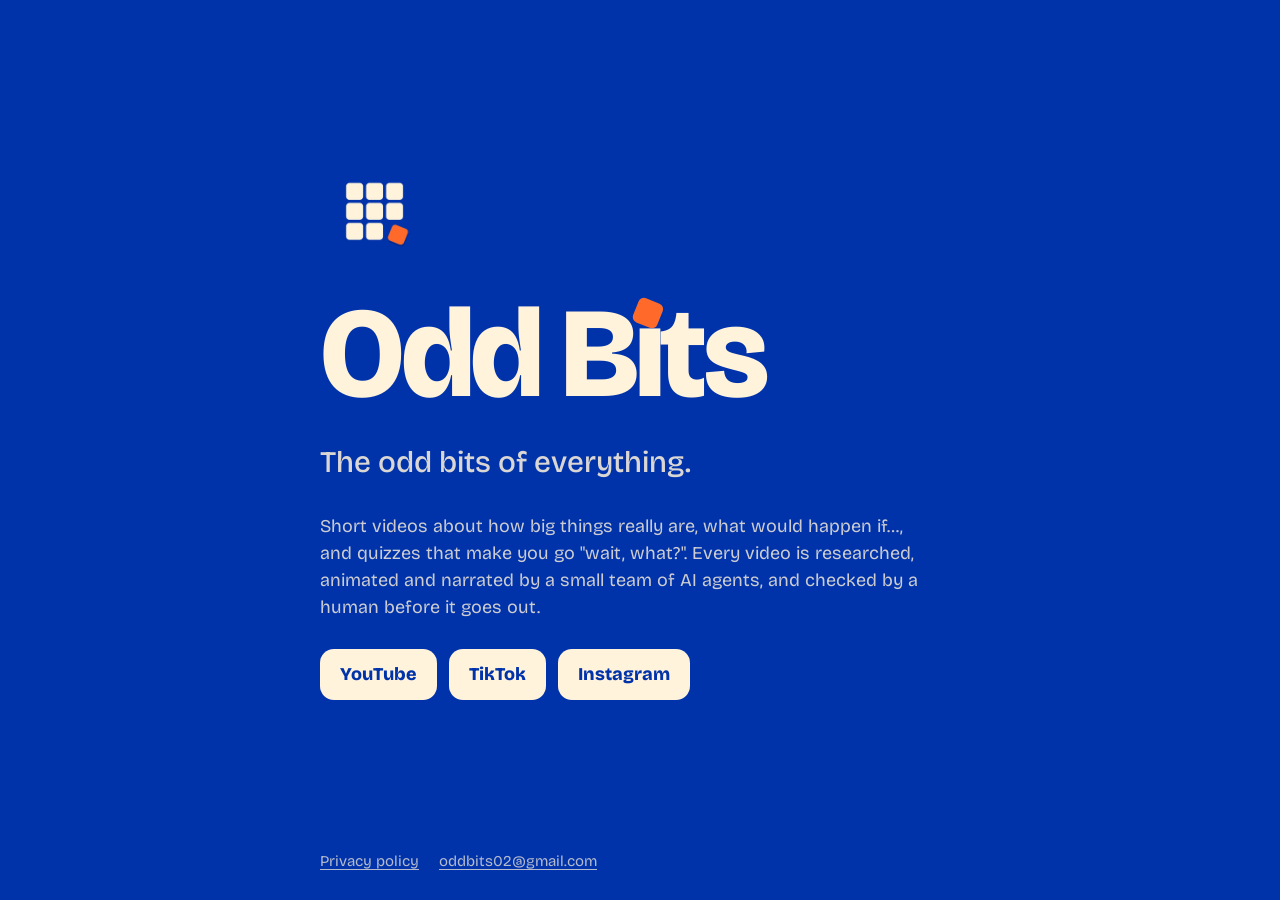
<file: index.html>
<!doctype html>
<html lang="en">
<head>
  <meta charset="utf-8">
  <meta name="viewport" content="width=device-width, initial-scale=1">
  <title>Odd Bits</title>
  <meta name="description" content="The odd bits of everything: facts, what-ifs and quizzes in under a minute. Made with AI.">
  <link rel="icon" href="favicon.png">
  <link rel="preconnect" href="https://fonts.googleapis.com">
  <link rel="preconnect" href="https://fonts.gstatic.com" crossorigin>
  <link href="https://fonts.googleapis.com/css2?family=Bricolage+Grotesque:opsz,wght@12..96,500;12..96,800&display=swap" rel="stylesheet">
  <link rel="stylesheet" href="style.css">
</head>
<body>
  <div class="home">
    <main class="hero">
      <img src="avatar.png" alt="Odd Bits logo: a grid of cream squares with one orange square tilted out of line">
      <h1 class="wordmark">Odd B<span class="dotless">ı</span>ts</h1>
      <p class="tagline">The odd bits of everything.</p>
      <p class="about">Short videos about how big things really are, what would happen if…, and quizzes that make you go "wait, what?". Every video is researched, animated and narrated by a small team of AI agents, and checked by a human before it goes out.</p>
      <ul class="links">
        <li><a href="https://www.youtube.com/@Oddbitsies">YouTube</a></li>
        <li><a href="https://www.tiktok.com/@oddbitsies">TikTok</a></li>
        <li><a href="https://www.instagram.com/oddbitsies/">Instagram</a></li>
      </ul>
    </main>
    <footer class="footer">
      <a href="privacy.html">Privacy policy</a>
      <a href="mailto:oddbits02@gmail.com">oddbits02@gmail.com</a>
    </footer>
  </div>
</body>
</html>
</file>
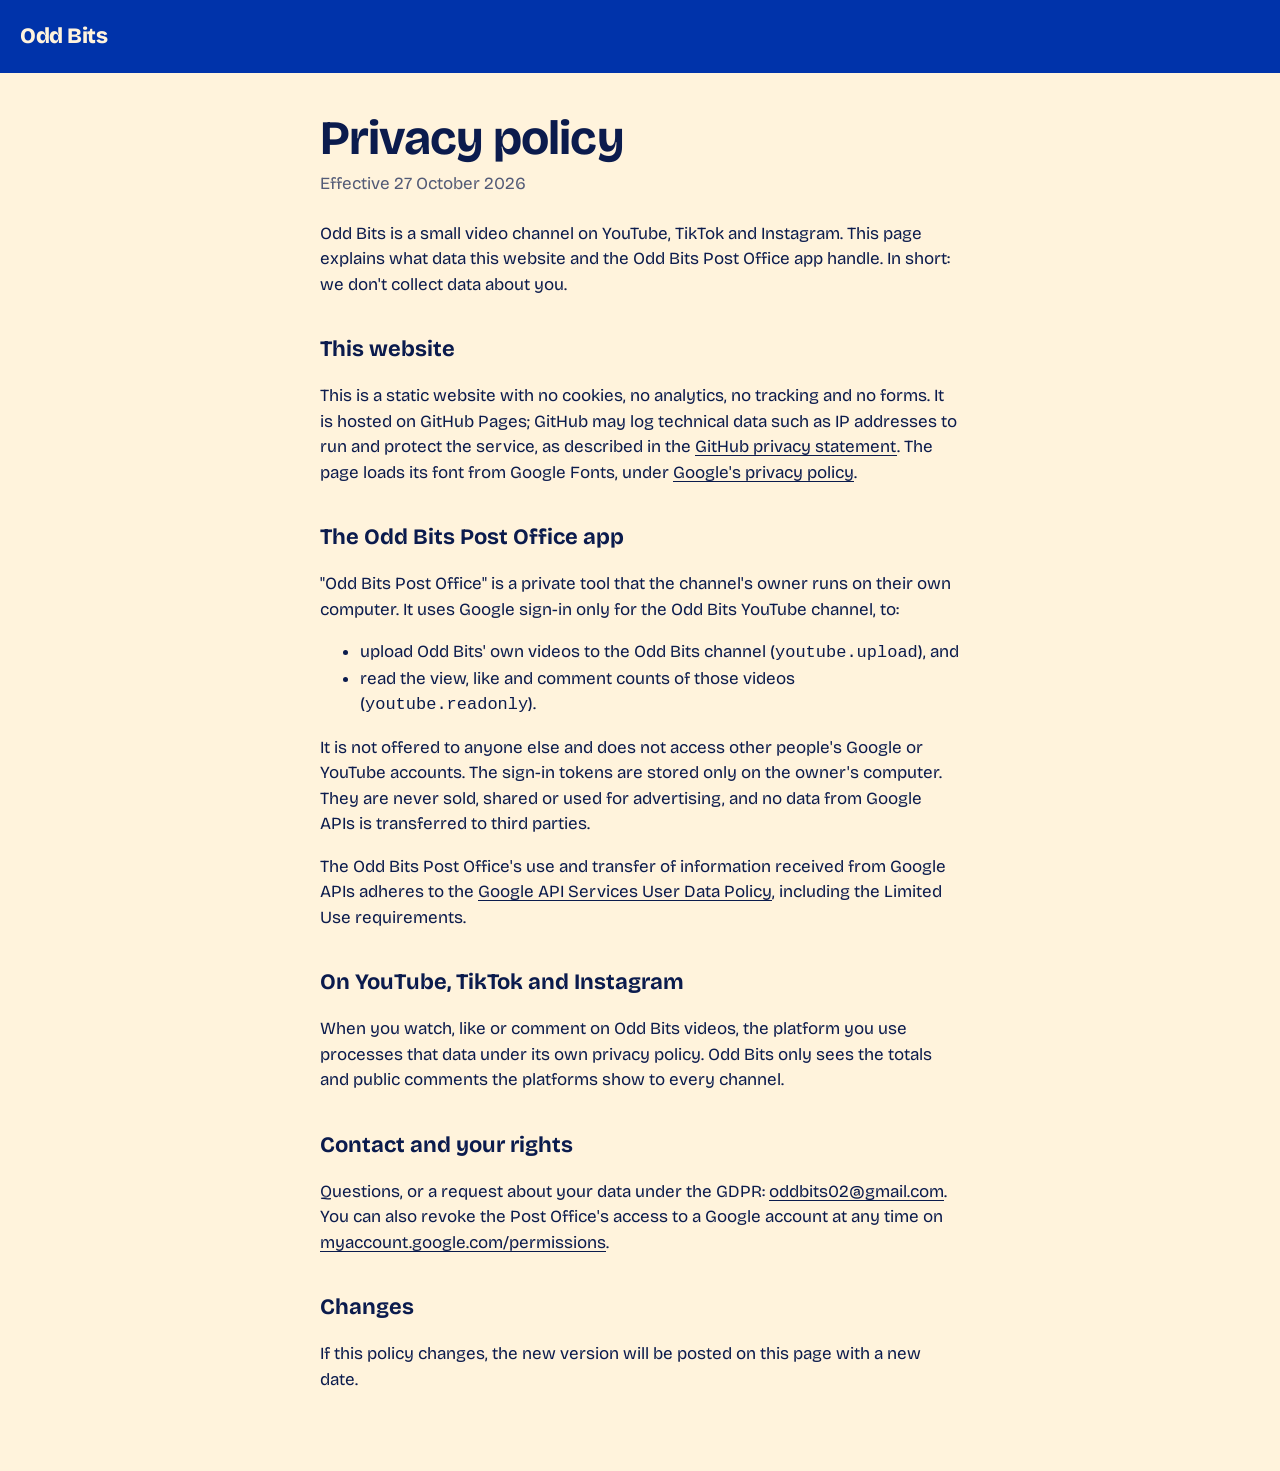
<file: privacy.html>
<!doctype html>
<html lang="en">
<head>
  <meta charset="utf-8">
  <meta name="viewport" content="width=device-width, initial-scale=1">
  <title>Privacy policy – Odd Bits</title>
  <meta name="description" content="How the Odd Bits website and the Odd Bits Post Office app handle data.">
  <link rel="icon" href="favicon.png">
  <link rel="preconnect" href="https://fonts.googleapis.com">
  <link rel="preconnect" href="https://fonts.gstatic.com" crossorigin>
  <link href="https://fonts.googleapis.com/css2?family=Bricolage+Grotesque:opsz,wght@12..96,500;12..96,800&display=swap" rel="stylesheet">
  <link rel="stylesheet" href="style.css">
</head>
<body class="page">
  <header><a href="./">Odd Bits</a></header>
  <main>
    <h1>Privacy policy</h1>
    <p class="meta">Effective 27 October 2026</p>

    <p>Odd Bits is a small video channel on YouTube, TikTok and Instagram. This page explains what data this website and the Odd Bits Post Office app handle. In short: we don't collect data about you.</p>

    <h2>This website</h2>
    <p>This is a static website with no cookies, no analytics, no tracking and no forms. It is hosted on GitHub Pages; GitHub may log technical data such as IP addresses to run and protect the service, as described in the <a href="https://docs.github.com/en/site-policy/privacy-policies/github-general-privacy-statement">GitHub privacy statement</a>. The page loads its font from Google Fonts, under <a href="https://policies.google.com/privacy">Google's privacy policy</a>.</p>

    <h2>The Odd Bits Post Office app</h2>
    <p>"Odd Bits Post Office" is a private tool that the channel's owner runs on their own computer. It uses Google sign-in only for the Odd Bits YouTube channel, to:</p>
    <ul>
      <li>upload Odd Bits' own videos to the Odd Bits channel (<code>youtube.upload</code>), and</li>
      <li>read the view, like and comment counts of those videos (<code>youtube.readonly</code>).</li>
    </ul>
    <p>It is not offered to anyone else and does not access other people's Google or YouTube accounts. The sign-in tokens are stored only on the owner's computer. They are never sold, shared or used for advertising, and no data from Google APIs is transferred to third parties.</p>
    <p>The Odd Bits Post Office's use and transfer of information received from Google APIs adheres to the <a href="https://developers.google.com/terms/api-services-user-data-policy">Google API Services User Data Policy</a>, including the Limited Use requirements.</p>

    <h2>On YouTube, TikTok and Instagram</h2>
    <p>When you watch, like or comment on Odd Bits videos, the platform you use processes that data under its own privacy policy. Odd Bits only sees the totals and public comments the platforms show to every channel.</p>

    <h2>Contact and your rights</h2>
    <p>Questions, or a request about your data under the GDPR: <a href="mailto:oddbits02@gmail.com">oddbits02@gmail.com</a>. You can also revoke the Post Office's access to a Google account at any time on <a href="https://myaccount.google.com/permissions">myaccount.google.com/permissions</a>.</p>

    <h2>Changes</h2>
    <p>If this policy changes, the new version will be posted on this page with a new date.</p>
  </main>
</body>
</html>
</file>
<file: style.css>
:root {
  --blue: #0033AA;
  --deep: #00227A;
  --cream: #FFF3DC;
  --tangerine: #FF6A2B;
  --ink: #0B1B4D;
}
* { box-sizing: border-box; }
html { -webkit-text-size-adjust: 100%; }
body {
  margin: 0;
  font-family: "Bricolage Grotesque", ui-sans-serif, system-ui, sans-serif;
  background: var(--blue);
  color: var(--cream);
  line-height: 1.5;
}
a { color: inherit; text-underline-offset: 3px; }
a:focus-visible { outline: 3px solid var(--tangerine); outline-offset: 3px; border-radius: 4px; }

/* Home */
.home { min-height: 100vh; display: flex; flex-direction: column; padding: 48px 20px 28px; }
.hero { flex: 1; max-width: 640px; margin: 0 auto; width: 100%; display: flex; flex-direction: column; justify-content: center; gap: 28px; }
.hero img { width: 112px; height: 112px; border-radius: 50%; }
.wordmark { margin: 0; font-size: clamp(64px, 16vw, 128px); font-weight: 800; line-height: 0.9; letter-spacing: -0.035em; }
.dotless { position: relative; display: inline-block; }
.dotless::after {
  content: ""; position: absolute; left: 50%; top: 0.02em; width: 0.2em; height: 0.2em; margin-left: -0.1em;
  background: var(--tangerine); border-radius: 0.045em; transform: rotate(22deg);
}
.tagline { margin: 0; font-size: clamp(22px, 5vw, 30px); font-weight: 500; opacity: 0.85; }
.about { margin: 0; max-width: 34em; font-size: 18px; opacity: 0.8; }
.links { display: flex; flex-wrap: wrap; gap: 12px; padding: 0; margin: 0; list-style: none; }
.links a {
  display: inline-block; padding: 12px 20px; border-radius: 14px; background: var(--cream); color: var(--blue);
  font-weight: 800; text-decoration: none; font-size: 18px;
}
.links a:hover { background: #fff; }
.footer { max-width: 640px; margin: 40px auto 0; width: 100%; font-size: 15px; opacity: 0.7; display: flex; flex-wrap: wrap; gap: 8px 20px; }

/* Text pages */
.page { background: var(--cream); color: var(--ink); min-height: 100vh; }
.page header { background: var(--blue); color: var(--cream); padding: 20px; }
.page header a { font-weight: 800; font-size: 22px; text-decoration: none; letter-spacing: -0.02em; }
.page main { max-width: 680px; margin: 0 auto; padding: 40px 20px 64px; }
.page h1 { font-size: clamp(34px, 8vw, 48px); line-height: 1.05; letter-spacing: -0.02em; margin: 0 0 8px; }
.page h2 { font-size: 22px; margin: 36px 0 8px; }
.page p, .page li { font-size: 17px; }
.page .meta { opacity: 0.7; margin: 0 0 24px; }
</file>
